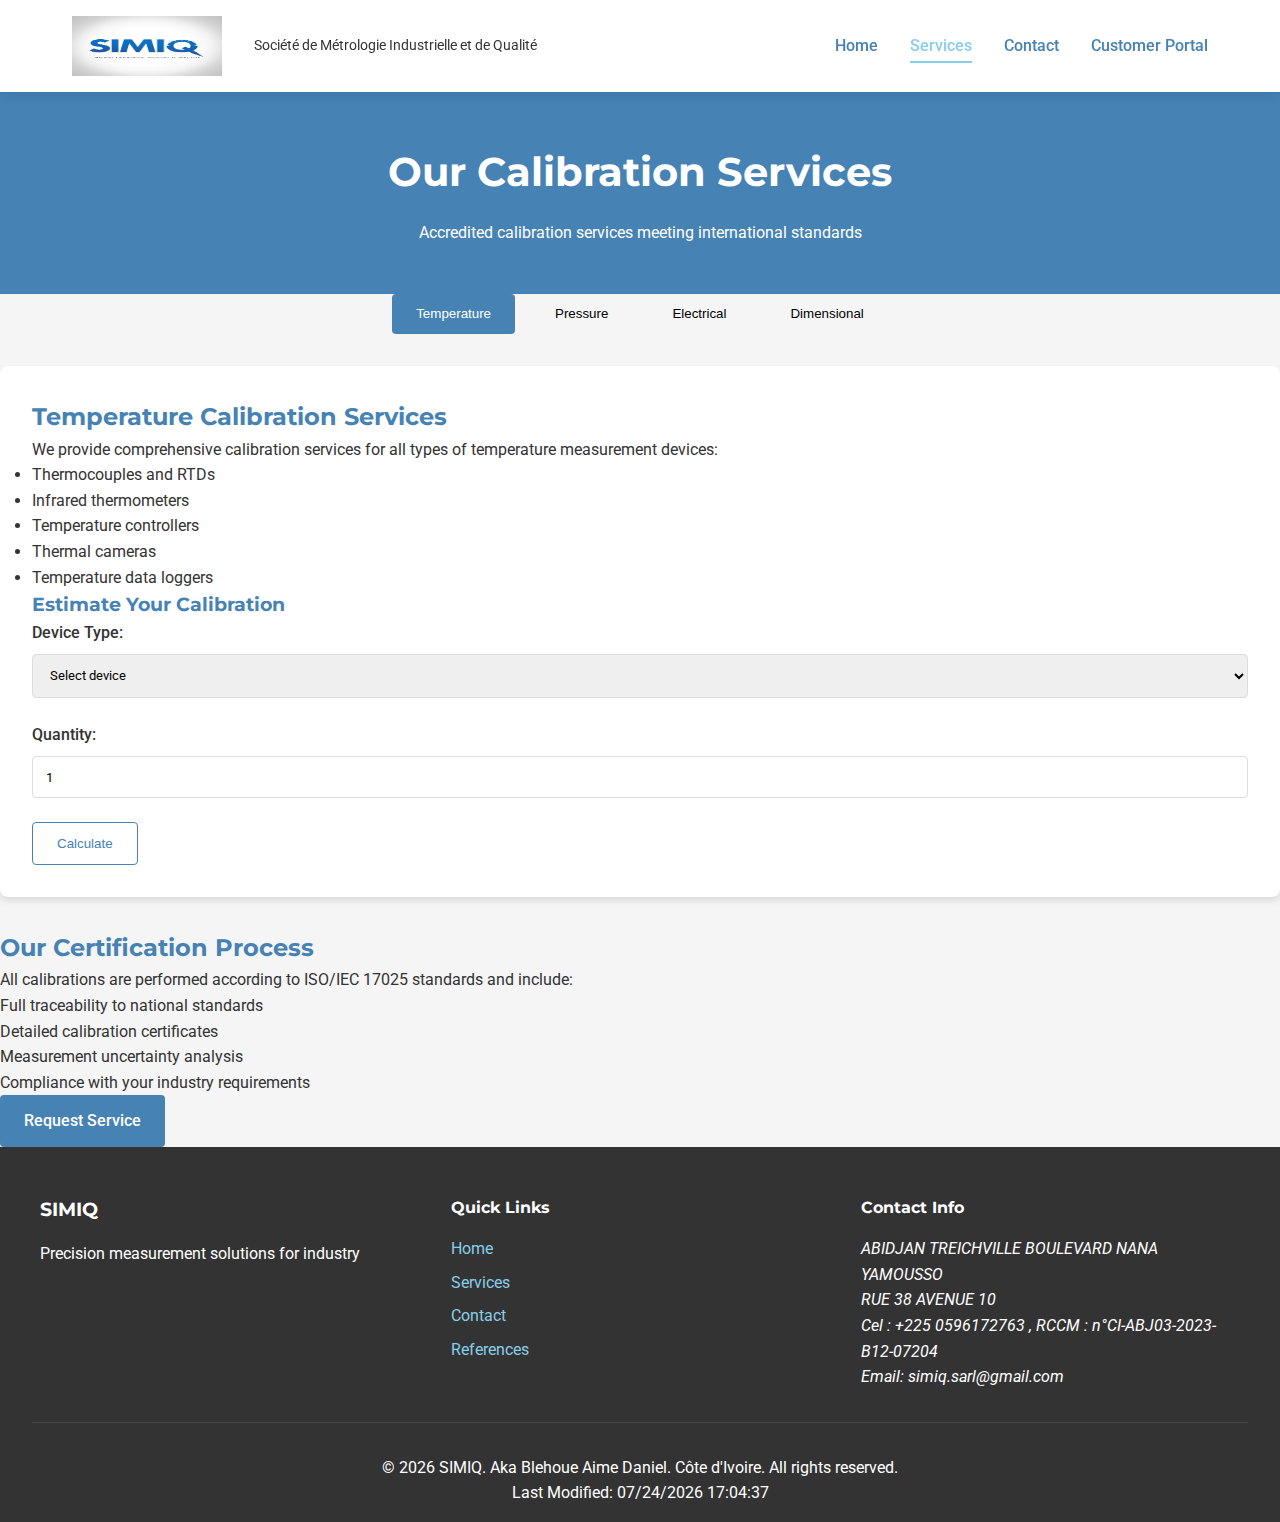
<file: services.html>
<!DOCTYPE html>
<html lang="en">
<head>
    <meta charset="UTF-8">
    <meta name="viewport" content="width=device-width, initial-scale=1.0">
    <title>Services | SIMIQ</title>
    <meta name="description" content="Professional calibration services for industrial measurement instruments">
    <meta name="author" content="Aka Blehoue Aime Daniel">
    <link rel="stylesheet" href="styles/styles.css">
    <link rel="stylesheet" href="styles/responsive.css">
    <link href="https://fonts.googleapis.com/css2?family=Montserrat:wght@400;700&family=Roboto:wght@400;500&display=swap" rel="stylesheet">
</head>
<body>
    <header>
        <div class="header-container">
            <div class="logo">
                <img src="images/simiq1.png" alt="SIMIQ Logo" width="150" height="60" loading="lazy">
                <h1></h1>
                <p>Société de Métrologie Industrielle et de Qualité</p>
            </div>
            <nav>
                <button class="mobile-menu-toggle" aria-expanded="false" aria-controls="primary-navigation">
                    <span class="sr-only">Menu</span>
                </button>
                <ul id="primary-navigation" data-visible="false">
                    <li><a href="index.html">Home</a></li>
                    <li><a href="services.html" class="active">Services</a></li>
                    <li><a href="contact.html">Contact</a></li>
                    <li><a href="#" id="portal-link">Customer Portal</a></li>
                </ul>
            </nav>
        </div>
    </header>

    <main>
        <section class="page-header">
            <h1>Our Calibration Services</h1>
            <p>Accredited calibration services meeting international standards</p>
        </section>

        <section class="service-details">
            <div class="service-tabs">
                <button class="tab-btn active" data-tab="temperature">Temperature</button>
                <button class="tab-btn" data-tab="pressure">Pressure</button>
                <button class="tab-btn" data-tab="electrical">Electrical</button>
                <button class="tab-btn" data-tab="dimensional">Dimensional</button>
            </div>

            <div class="tab-content active" id="temperature">
                <h2>Temperature Calibration Services</h2>
                <p>We provide comprehensive calibration services for all types of temperature measurement devices:</p>
                <ul>
                    <li>Thermocouples and RTDs</li>
                    <li>Infrared thermometers</li>
                    <li>Temperature controllers</li>
                    <li>Thermal cameras</li>
                    <li>Temperature data loggers</li>
                </ul>
                <div class="service-calculator">
                    <h3>Estimate Your Calibration</h3>
                    <form id="temp-calculator">
                        <div class="form-group">
                            <label for="temp-device">Device Type:</label>
                            <select id="temp-device" required>
                                <option value="">Select device</option>
                                <option value="thermocouple">Thermocouple</option>
                                <option value="rtd">RTD</option>
                                <option value="ir">Infrared Thermometer</option>
                                <option value="controller">Temperature Controller</option>
                            </select>
                        </div>
                        <div class="form-group">
                            <label for="temp-quantity">Quantity:</label>
                            <input type="number" id="temp-quantity" min="1" value="1" required>
                        </div>
                        <button type="submit" class="cta-button secondary">Calculate</button>
                    </form>
                    <div id="temp-result" class="hidden"></div>
                </div>
            </div>

            <div class="tab-content" id="pressure">
                <h2>Pressure Calibration Services</h2>
                <p>Precision calibration for pressure measurement across various ranges and media:</p>
                <ul>
                    <li>Pressure gauges and transmitters</li>
                    <li>Barometers</li>
                    <li>Pressure switches</li>
                    <li>Deadweight testers</li>
                    <li>Pressure calibrators</li>
                </ul>
            </div>

            <div class="tab-content" id="electrical">
                <h2>Electrical Calibration Services</h2>
                <p>Comprehensive calibration for electrical measurement instruments:</p>
                <ul>
                    <li>Multimeters (digital and analog)</li>
                    <li>Oscilloscopes</li>
                    <li>Clamp meters</li>
                    <li>Electrical safety testers</li>
                    <li>Power analyzers</li>
                </ul>
            </div>

            <div class="tab-content" id="dimensional">
                <h2>Dimensional Calibration Services</h2>
                <p>Precision measurement for dimensional instruments:</p>
                <ul>
                    <li>Calipers and micrometers</li>
                    <li>Height gauges</li>
                    <li>Dial indicators</li>
                    <li>Gauge blocks</li>
                    <li>Optical comparators</li>
                </ul>
            </div>
        </section>

        <section class="certification-info">
            <h2>Our Certification Process</h2>
            <p>All calibrations are performed according to ISO/IEC 17025 standards and include:</p>
            <ul>
                <li>Full traceability to national standards</li>
                <li>Detailed calibration certificates</li>
                <li>Measurement uncertainty analysis</li>
                <li>Compliance with your industry requirements</li>
            </ul>
            <a href="contact.html" class="cta-button">Request Service</a>
        </section>
    </main>

   <footer>
    <div class="footer-content">
        <div class="footer-section">
            <h3>SIMIQ</h3>
            <p>Precision measurement solutions for industry</p>
        </div>
        <div class="footer-section">
            <h4>Quick Links</h4>
            <ul>
                <li><a href="index.html">Home</a></li>
                <li><a href="services.html">Services</a></li>
                <li><a href="contact.html">Contact</a></li>
                <li><a href="references.html">References</a></li>
            </ul>
        </div>
        <div class="footer-section">
            <h4>Contact Info</h4>
            <address>
                ABIDJAN TREICHVILLE BOULEVARD NANA YAMOUSSO<br>
                RUE 38 AVENUE 10<br>
                Cel : +225 0596172763 , RCCM : n°CI-ABJ03-2023-B12-07204<br>
                Email: simiq.sarl@gmail.com
            </address>
        </div>
    </div>
    <div class="footer-bottom">
        <p>&copy; <span id="currentyear"></span> SIMIQ. Aka Blehoue Aime Daniel. Côte d'Ivoire. All rights reserved.</p>
        <p id="lastModified"></p>
    </div>
</footer>

    <div id="portal-modal" class="modal hidden">
        <div class="modal-content">
            <span class="close-modal">&times;</span>
            <h2>Customer Portal Login</h2>
            <form id="portal-login">
                <div class="form-group">
                    <label for="username">Username:</label>
                    <input type="text" id="username" required>
                </div>
                <div class="form-group">
                    <label for="password">Password:</label>
                    <input type="password" id="password" required>
                </div>
                <button type="submit" class="cta-button">Login</button>
            </form>
            <div id="portal-message" class="hidden"></div>
        </div>
    </div>

    <script src="scriptes/main.js"></script>
</body>
</html>
</file>
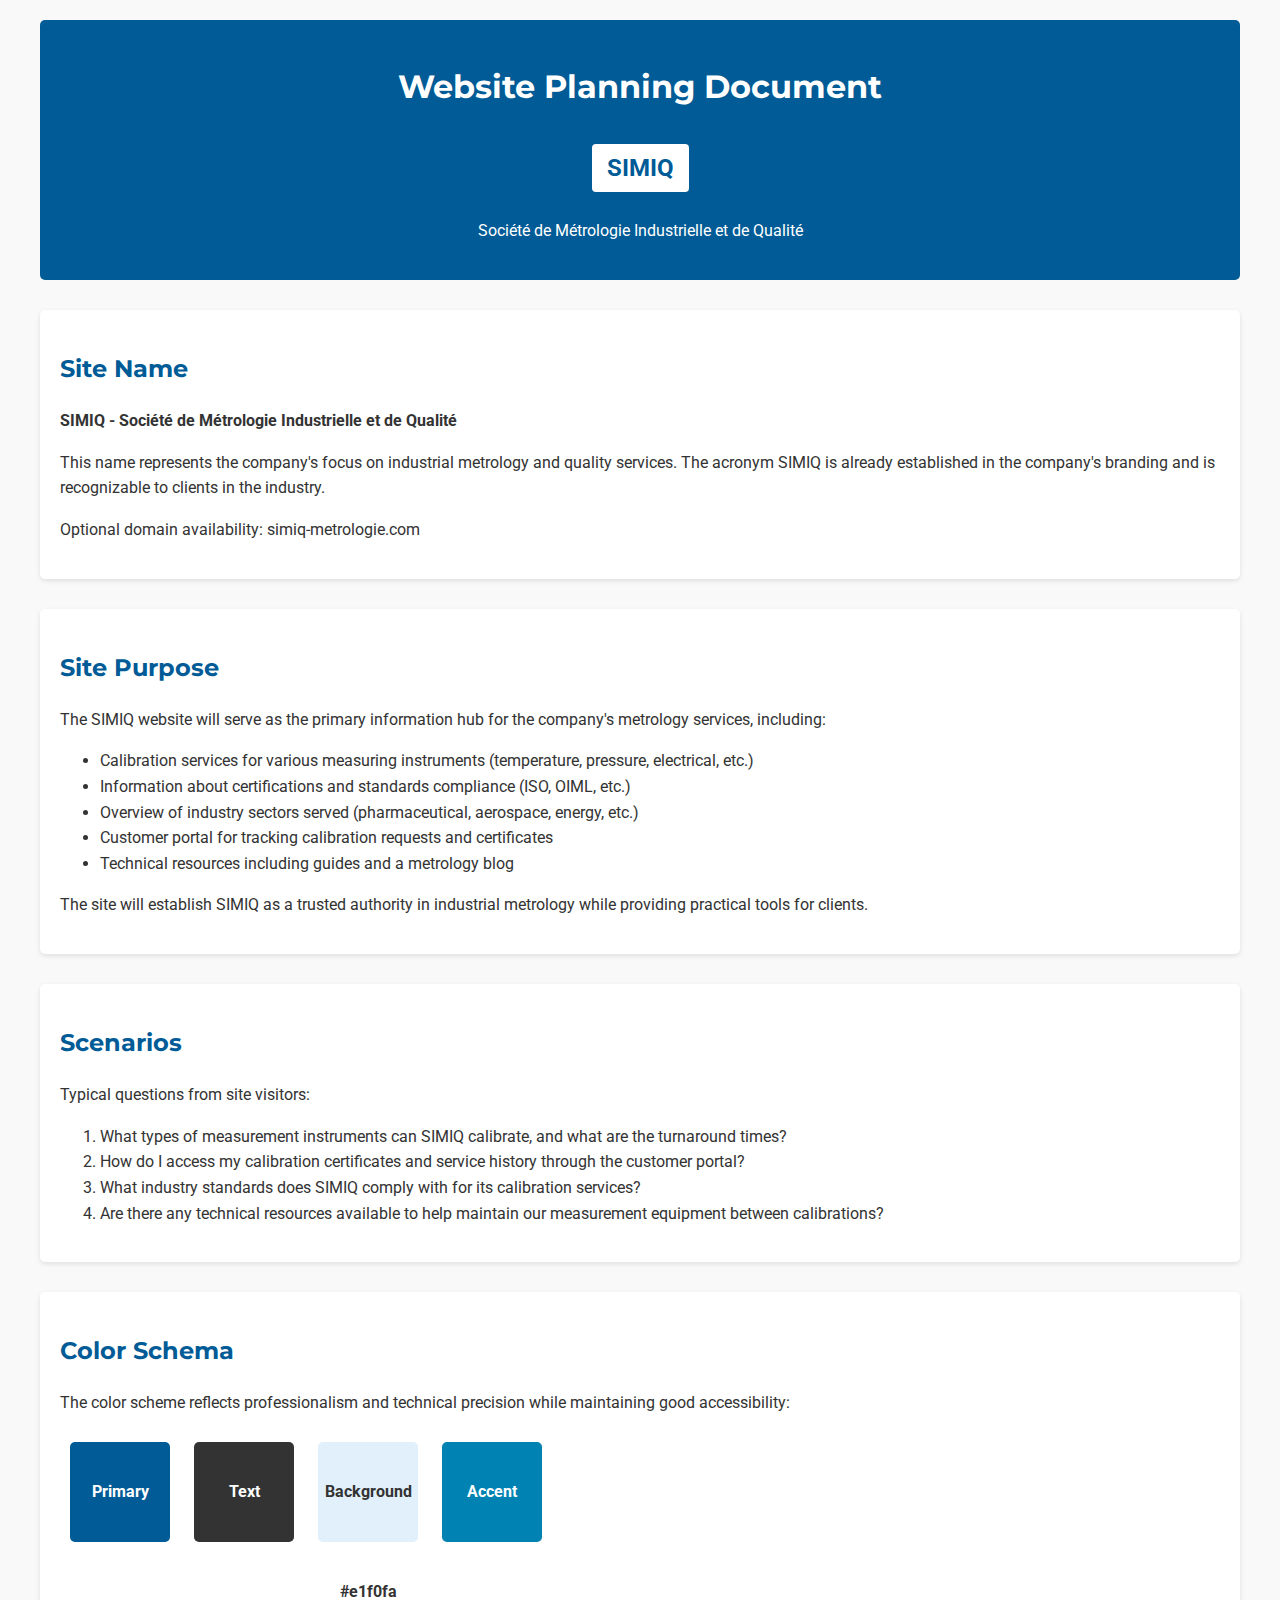
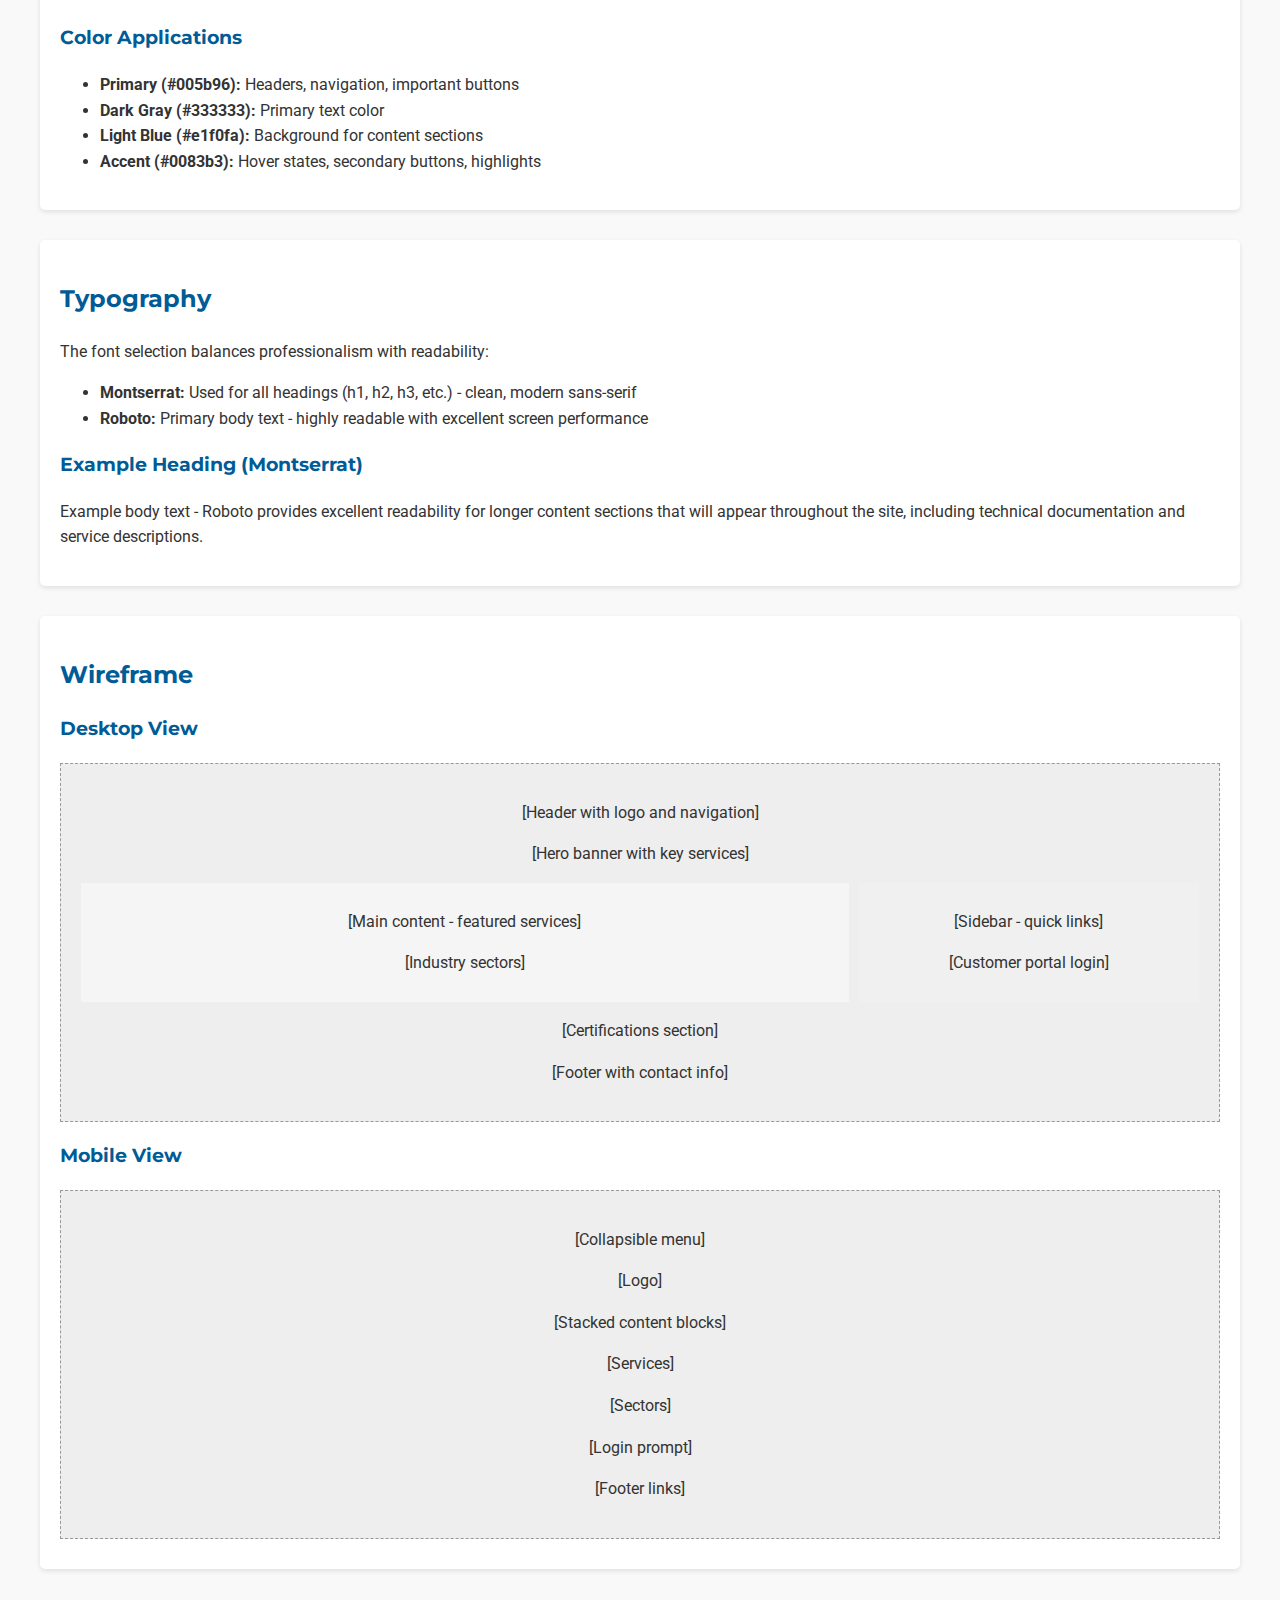
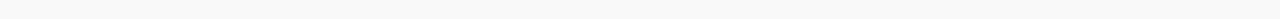
<file: siteplan.html>
<!DOCTYPE html>
<html lang="fr">
<head>
    <meta charset="UTF-8">
    <meta name="viewport" content="width=device-width, initial-scale=1.0">
    <title>SIMIQ - Site Plan</title>
    <link rel="stylesheet" href="styles/siteplan.css">
    <link href="https://fonts.googleapis.com/css2?family=Montserrat:wght@400;700&family=Roboto:wght@400;500&display=swap" rel="stylesheet">
</head>
<body>
    <header>
        <h1>Website Planning Document</h1>
        <div class="logo">SIMIQ</div>
        <p>Société de Métrologie Industrielle et de Qualité</p>
    </header>

    <section id="site-name">
        <h2>Site Name</h2>
        <p><strong>SIMIQ - Société de Métrologie Industrielle et de Qualité</strong></p>
        <p>This name represents the company's focus on industrial metrology and quality services. The acronym SIMIQ is already established in the company's branding and is recognizable to clients in the industry.</p>
        <p>Optional domain availability: simiq-metrologie.com</p>
    </section>

    <section id="site-purpose">
        <h2>Site Purpose</h2>
        <p>The SIMIQ website will serve as the primary information hub for the company's metrology services, including:</p>
        <ul>
            <li>Calibration services for various measuring instruments (temperature, pressure, electrical, etc.)</li>
            <li>Information about certifications and standards compliance (ISO, OIML, etc.)</li>
            <li>Overview of industry sectors served (pharmaceutical, aerospace, energy, etc.)</li>
            <li>Customer portal for tracking calibration requests and certificates</li>
            <li>Technical resources including guides and a metrology blog</li>
        </ul>
        <p>The site will establish SIMIQ as a trusted authority in industrial metrology while providing practical tools for clients.</p>
    </section>

    <section id="scenarios">
        <h2>Scenarios</h2>
        <p>Typical questions from site visitors:</p>
        <ol>
            <li>What types of measurement instruments can SIMIQ calibrate, and what are the turnaround times?</li>
            <li>How do I access my calibration certificates and service history through the customer portal?</li>
            <li>What industry standards does SIMIQ comply with for its calibration services?</li>
            <li>Are there any technical resources available to help maintain our measurement equipment between calibrations?</li>
        </ol>
    </section>

    <section id="color-schema">
        <h2>Color Schema</h2>
        <p>The color scheme reflects professionalism and technical precision while maintaining good accessibility:</p>
        <div class="color-swatch primary">Primary<br>#005b96</div>
        <div class="color-swatch text">Text<br>#333333</div>
        <div class="color-swatch background">Background<br>#e1f0fa</div>
        <div class="color-swatch accent">Accent<br>#0083b3</div>
        
        <h3>Color Applications</h3>
        <ul>
            <li><strong>Primary (#005b96):</strong> Headers, navigation, important buttons</li>
            <li><strong>Dark Gray (#333333):</strong> Primary text color</li>
            <li><strong>Light Blue (#e1f0fa):</strong> Background for content sections</li>
            <li><strong>Accent (#0083b3):</strong> Hover states, secondary buttons, highlights</li>
        </ul>
    </section>

    <section id="typography">
        <h2>Typography</h2>
        <p>The font selection balances professionalism with readability:</p>
        <ul>
            <li><strong>Montserrat:</strong> Used for all headings (h1, h2, h3, etc.) - clean, modern sans-serif</li>
            <li><strong>Roboto:</strong> Primary body text - highly readable with excellent screen performance</li>
        </ul>
        
        <h3 class="montserrat-example">Example Heading (Montserrat)</h3>
        <p class="roboto-example">Example body text - Roboto provides excellent readability for longer content sections that will appear throughout the site, including technical documentation and service descriptions.</p>
    </section>

    <section id="wireframe">
        <h2>Wireframe</h2>
        
        <h3>Desktop View</h3>
        <div class="wireframe">
            <p>[Header with logo and navigation]</p>
            <p>[Hero banner with key services]</p>
            <div class="wireframe-grid">
                <div class="wireframe-main">
                    <p>[Main content - featured services]</p>
                    <p>[Industry sectors]</p>
                </div>
                <div class="wireframe-sidebar">
                    <p>[Sidebar - quick links]</p>
                    <p>[Customer portal login]</p>
                </div>
            </div>
            <p>[Certifications section]</p>
            <p>[Footer with contact info]</p>
        </div>
        
        <h3>Mobile View</h3>
        <div class="wireframe">
            <p>[Collapsible menu]</p>
            <p>[Logo]</p>
            <p>[Stacked content blocks]</p>
            <p>[Services]</p>
            <p>[Sectors]</p>
            <p>[Login prompt]</p>
            <p>[Footer links]</p>
        </div>
    </section>
</body>
</html>
</file>
<file: styles/styles.css>
/* Base Styles */
:root {
    --sky-blue: #87CEEB;
    --metallic-blue: #4682B4;
    --light-grey: #F5F5F5;
    --dark-grey: #333333;
    --white: #FFFFFF;
    --font-heading: 'Montserrat', sans-serif;
    --font-body: 'Roboto', sans-serif;
}

* {
    margin: 0;
    padding: 0;
    box-sizing: border-box;
}

body {
    font-family: var(--font-body);
    color: var(--dark-grey);
    line-height: 1.6;
    background-color: var(--light-grey);
}

h1, h2, h3, h4 {
    font-family: var(--font-heading);
    font-weight: 700;
    color: var(--metallic-blue);
}

a {
    text-decoration: none;
    color: var(--metallic-blue);
    transition: color 0.3s ease;
}

a:hover {
    color: var(--sky-blue);
}

img {
    max-width: 100%;
    height: auto;
}

/* Header Styles */
header {
    background-color: var(--white);
    box-shadow: 0 2px 10px rgba(0, 0, 0, 0.1);
    position: sticky;
    top: 0;
    z-index: 100;
}

.header-container {
    display: flex;
    justify-content: space-between;
    align-items: center;
    padding: 1rem 2rem;
    max-width: 1200px;
    margin: 0 auto;
}

.logo {
    display: flex;
    align-items: center;
    gap: 1rem;
}

.logo img {
    height: 60px;
}

.logo h1 {
    margin: 0;
    color: var(--metallic-blue);
}

.logo p {
    font-size: 0.9rem;
    color: var(--dark-grey);
    margin: 0;
}

nav ul {
    display: flex;
    list-style: none;
    gap: 2rem;
}

nav a {
    font-weight: 500;
    padding: 0.5rem 0;
    position: relative;
}

nav a.active {
    color: var(--sky-blue);
}

nav a.active::after {
    content: '';
    position: absolute;
    bottom: 0;
    left: 0;
    width: 100%;
    height: 2px;
    background-color: var(--sky-blue);
}

.mobile-menu-toggle {
    display: none;
    background: none;
    border: none;
    cursor: pointer;
    padding: 0.5rem;
}

/* Hero Section */
.hero {
    background: linear-gradient(rgba(0, 0, 0, 0.5), rgba(0, 0, 0, 0.5)), url('../images/hero-bg.jpg');
    background-size: cover;
    background-position: center;
    color: var(--white);
    padding: 5rem 2rem;
    text-align: center;
}

.hero-content {
    max-width: 800px;
    margin: 0 auto;
}

.hero h2 {
    font-size: 2.5rem;
    margin-bottom: 1rem;
    color: var(--white);
}

.hero p {
    font-size: 1.2rem;
    margin-bottom: 2rem;
}

/* Button Styles */
.cta-button {
    display: inline-block;
    background-color: var(--metallic-blue);
    color: var(--white);
    padding: 0.8rem 1.5rem;
    border-radius: 4px;
    font-weight: 500;
    transition: background-color 0.3s ease;
}

.cta-button:hover {
    background-color: var(--sky-blue);
    color: var(--white);
}

.cta-button.secondary {
    background-color: var(--white);
    color: var(--metallic-blue);
    border: 1px solid var(--metallic-blue);
}

.cta-button.secondary:hover {
    background-color: var(--metallic-blue);
    color: var(--white);
}

/* Services Overview */
.services-overview {
    padding: 4rem 2rem;
    max-width: 1200px;
    margin: 0 auto;
}

.services-overview h2 {
    text-align: center;
    margin-bottom: 2rem;
    font-size: 2rem;
}

.service-cards {
    display: grid;
    grid-template-columns: repeat(3, 1fr);
    gap: 2rem;
}

.service-card {
    background-color: var(--white);
    padding: 2rem;
    border-radius: 8px;
    box-shadow: 0 4px 6px rgba(0, 0, 0, 0.1);
    transition: transform 0.3s ease;
}

.service-card:hover {
    transform: translateY(-5px);
}

.service-card h3 {
    margin-bottom: 1rem;
    color: var(--metallic-blue);
}

/* Certifications Section */
.certifications {
    padding: 4rem 2rem;
    background-color: var(--white);
    text-align: center;
}

.certifications h2 {
    margin-bottom: 2rem;
    font-size: 2rem;
}

.cert-badges {
    display: flex;
    justify-content: center;
    gap: 3rem;
    flex-wrap: wrap;
}

.cert-badge {
    max-width: 200px;
}

.cert-badge img {
    height: 80px;
    margin-bottom: 1rem;
}

/* Quick Contact Section */
.quick-contact {
    padding: 3rem 2rem;
    background-color: var(--metallic-blue);
    color: var(--white);
    text-align: center;
}

.quick-contact h2 {
    color: var(--white);
    margin-bottom: 1rem;
}

.quick-contact p {
    margin-bottom: 2rem;
    max-width: 600px;
    margin-left: auto;
    margin-right: auto;
}

/* Footer Styles */
footer {
    background-color: var(--dark-grey);
    color: var(--white);
    padding: 3rem 2rem 1rem;
}

.footer-content {
    display: grid;
    grid-template-columns: repeat(3, 1fr);
    gap: 2rem;
    max-width: 1200px;
    margin: 0 auto;
}

.footer-section h3, .footer-section h4 {
    color: var(--white);
    margin-bottom: 1rem;
}

.footer-section ul {
    list-style: none;
}

.footer-section li {
    margin-bottom: 0.5rem;
}

.footer-section a {
    color: var(--sky-blue);
}

.footer-bottom {
    text-align: center;
    padding-top: 2rem;
    margin-top: 2rem;
    border-top: 1px solid rgba(255, 255, 255, 0.1);
}

/* Page Header */
.page-header {
    padding: 3rem 2rem;
    text-align: center;
    background-color: var(--metallic-blue);
    color: var(--white);
}

.page-header h1 {
    color: var(--white);
    font-size: 2.5rem;
    margin-bottom: 1rem;
}

/* Service Tabs */
.service-tabs {
    display: flex;
    justify-content: center;
    gap: 1rem;
    margin-bottom: 2rem;
    flex-wrap: wrap;
}

.tab-btn {
    padding: 0.8rem 1.5rem;
    background-color: var(--light-grey);
    border: none;
    border-radius: 4px;
    cursor: pointer;
    font-weight: 500;
    transition: all 0.3s ease;
}

.tab-btn.active {
    background-color: var(--metallic-blue);
    color: var(--white);
}

.tab-content {
    display: none;
    padding: 2rem;
    background-color: var(--white);
    border-radius: 8px;
    box-shadow: 0 4px 6px rgba(0, 0, 0, 0.1);
    margin-bottom: 2rem;
}

.tab-content.active {
    display: block;
}

/* Form Styles */
.form-group {
    margin-bottom: 1.5rem;
}

.form-group label {
    display: block;
    margin-bottom: 0.5rem;
    font-weight: 500;
}

.form-group input,
.form-group select,
.form-group textarea {
    width: 100%;
    padding: 0.8rem;
    border: 1px solid #ddd;
    border-radius: 4px;
    font-family: var(--font-body);
}

.form-group textarea {
    min-height: 150px;
}

/* Contact Container */
.contact-container {
    display: grid;
    grid-template-columns: 1fr 1fr;
    gap: 2rem;
    max-width: 1200px;
    margin: 2rem auto;
    padding: 0 2rem;
}

.contact-info {
    background-color: var(--white);
    padding: 2rem;
    border-radius: 8px;
    box-shadow: 0 4px 6px rgba(0, 0, 0, 0.1);
}

.contact-methods {
    margin: 2rem 0;
}

.emergency-contact {
    background-color: #FFF3CD;
    padding: 1rem;
    border-radius: 4px;
    margin-top: 2rem;
}

/* Modal Styles */
.modal {
    display: none;
    position: fixed;
    top: 0;
    left: 0;
    width: 100%;
    height: 100%;
    background-color: rgba(0, 0, 0, 0.5);
    z-index: 1000;
    justify-content: center;
    align-items: center;
}

.modal-content {
    background-color: var(--white);
    padding: 2rem;
    border-radius: 8px;
    width: 100%;
    max-width: 500px;
    position: relative;
}

.close-modal {
    position: absolute;
    top: 1rem;
    right: 1rem;
    font-size: 1.5rem;
    cursor: pointer;
}

/* Utility Classes */
.hidden {
    display: none !important;
}

.sr-only {
    position: absolute;
    width: 1px;
    height: 1px;
    padding: 0;
    margin: -1px;
    overflow: hidden;
    clip: rect(0, 0, 0, 0);
    white-space: nowrap;
    border-width: 0;
}
/* Company Showcase Section */
.company-showcase {
    background-color: #fff;
    padding: 4rem 2rem;
}

.company-content {
    display: grid;
    grid-template-columns: 1fr 1fr;
    gap: 3rem;
    max-width: 1200px;
    margin: 0 auto;
    align-items: center;
}

.company-text h2 {
    color: #005b96;
    margin-bottom: 1.5rem;
}

.company-text p {
    margin-bottom: 1.5rem;
    line-height: 1.7;
}

.facility-features {
    list-style-type: none;
}

.facility-features li {
    position: relative;
    padding-left: 1.5rem;
    margin-bottom: 0.8rem;
}

.facility-features li::before {
    content: "✓";
    color: #0083b3;
    position: absolute;
    left: 0;
}

.company-image {
    position: relative;
    border-radius: 8px;
    overflow: hidden;
    box-shadow: 0 10px 20px rgba(0, 0, 0, 0.1);
}

.company-image img {
    width: 100%;
    height: auto;
    display: block;
    transition: transform 0.3s ease;
}

.company-image:hover img {
    transform: scale(1.03);
}

.image-caption {
    text-align: center;
    padding: 0.8rem;
    background-color: #f5f5f5;
    font-style: italic;
    font-size: 0.9rem;
}

/* Responsive adjustments */
@media (max-width: 768px) {
    .company-content {
        grid-template-columns: 1fr;
    }
    
    .company-image {
        order: -1;
    }
}
</file>
<file: styles/responsive.css>
/* Mobile Styles */
@media (max-width: 768px) {
    .header-container {
        flex-direction: column;
        padding: 1rem;
    }

    .logo {
        margin-bottom: 1rem;
        justify-content: center;
        text-align: center;
        flex-direction: column;
    }

    nav ul {
        flex-direction: column;
        gap: 1rem;
        align-items: center;
        display: none;
    }

    nav ul[data-visible="true"] {
        display: flex;
    }

    .mobile-menu-toggle {
        display: block;
    }

    .service-cards {
        grid-template-columns: 1fr;
    }

    .cert-badges {
        flex-direction: column;
        align-items: center;
    }

    .footer-content {
        grid-template-columns: 1fr;
    }

    .contact-container {
        grid-template-columns: 1fr;
    }

    .service-tabs {
        flex-direction: column;
        align-items: stretch;
    }

    .tab-btn {
        width: 100%;
    }
}

/* Tablet Styles */
@media (min-width: 769px) and (max-width: 1024px) {
    .service-cards {
        grid-template-columns: repeat(2, 1fr);
    }

    .footer-content {
        grid-template-columns: repeat(2, 1fr);
    }

    .footer-section:last-child {
        grid-column: span 2;
    }
}
</file>
<file: styles/siteplan.css>
/* Base Styles */
body {
    font-family: 'Roboto', sans-serif;
    line-height: 1.6;
    color: #333;
    max-width: 1200px;
    margin: 0 auto;
    padding: 20px;
    background-color: #f9f9f9;
}

/* Header Styles */
header {
    background-color: #005b96;
    color: white;
    padding: 20px;
    text-align: center;
    border-radius: 5px;
    margin-bottom: 30px;
}

h1, h2, h3 {
    font-family: 'Montserrat', sans-serif;
    color: #005b96;
}

h1 {
    color: white;
}

/* Section Styles */
section {
    background-color: white;
    padding: 20px;
    margin-bottom: 30px;
    border-radius: 5px;
    box-shadow: 0 2px 5px rgba(0,0,0,0.1);
}

/* Logo Styles */
.logo {
    font-size: 24px;
    font-weight: bold;
    color: #005b96;
    background-color: white;
    display: inline-block;
    padding: 5px 15px;
    border-radius: 4px;
    margin: 10px 0;
}

/* Color Swatch Styles */
.color-swatch {
    display: inline-block;
    width: 100px;
    height: 100px;
    margin: 10px;
    text-align: center;
    line-height: 100px;
    color: white;
    font-weight: bold;
    border-radius: 5px;
}

.primary {
    background-color: #005b96;
}

.text {
    background-color: #333333;
    color: white;
}

.background {
    background-color: #e1f0fa;
    color: #333;
}

.accent {
    background-color: #0083b3;
}

/* Typography Examples */
.montserrat-example {
    font-family: 'Montserrat', sans-serif;
}

.roboto-example {
    font-family: 'Roboto', sans-serif;
}

/* Wireframe Styles */
.wireframe {
    background-color: #eee;
    padding: 20px;
    text-align: center;
    border: 1px dashed #999;
    margin: 10px 0;
}

.wireframe-grid {
    display: flex;
    margin: 15px 0;
}

.wireframe-main {
    width: 70%;
    padding: 10px;
    background-color: #f5f5f5;
    margin-right: 10px;
}

.wireframe-sidebar {
    width: 30%;
    padding: 10px;
    background-color: #f0f0f0;
}

/* Responsive Adjustments */
@media (max-width: 768px) {
    .wireframe-grid {
        flex-direction: column;
    }
    
    .wireframe-main,
    .wireframe-sidebar {
        width: 100%;
        margin-right: 0;
        margin-bottom: 10px;
    }
}
</file>
